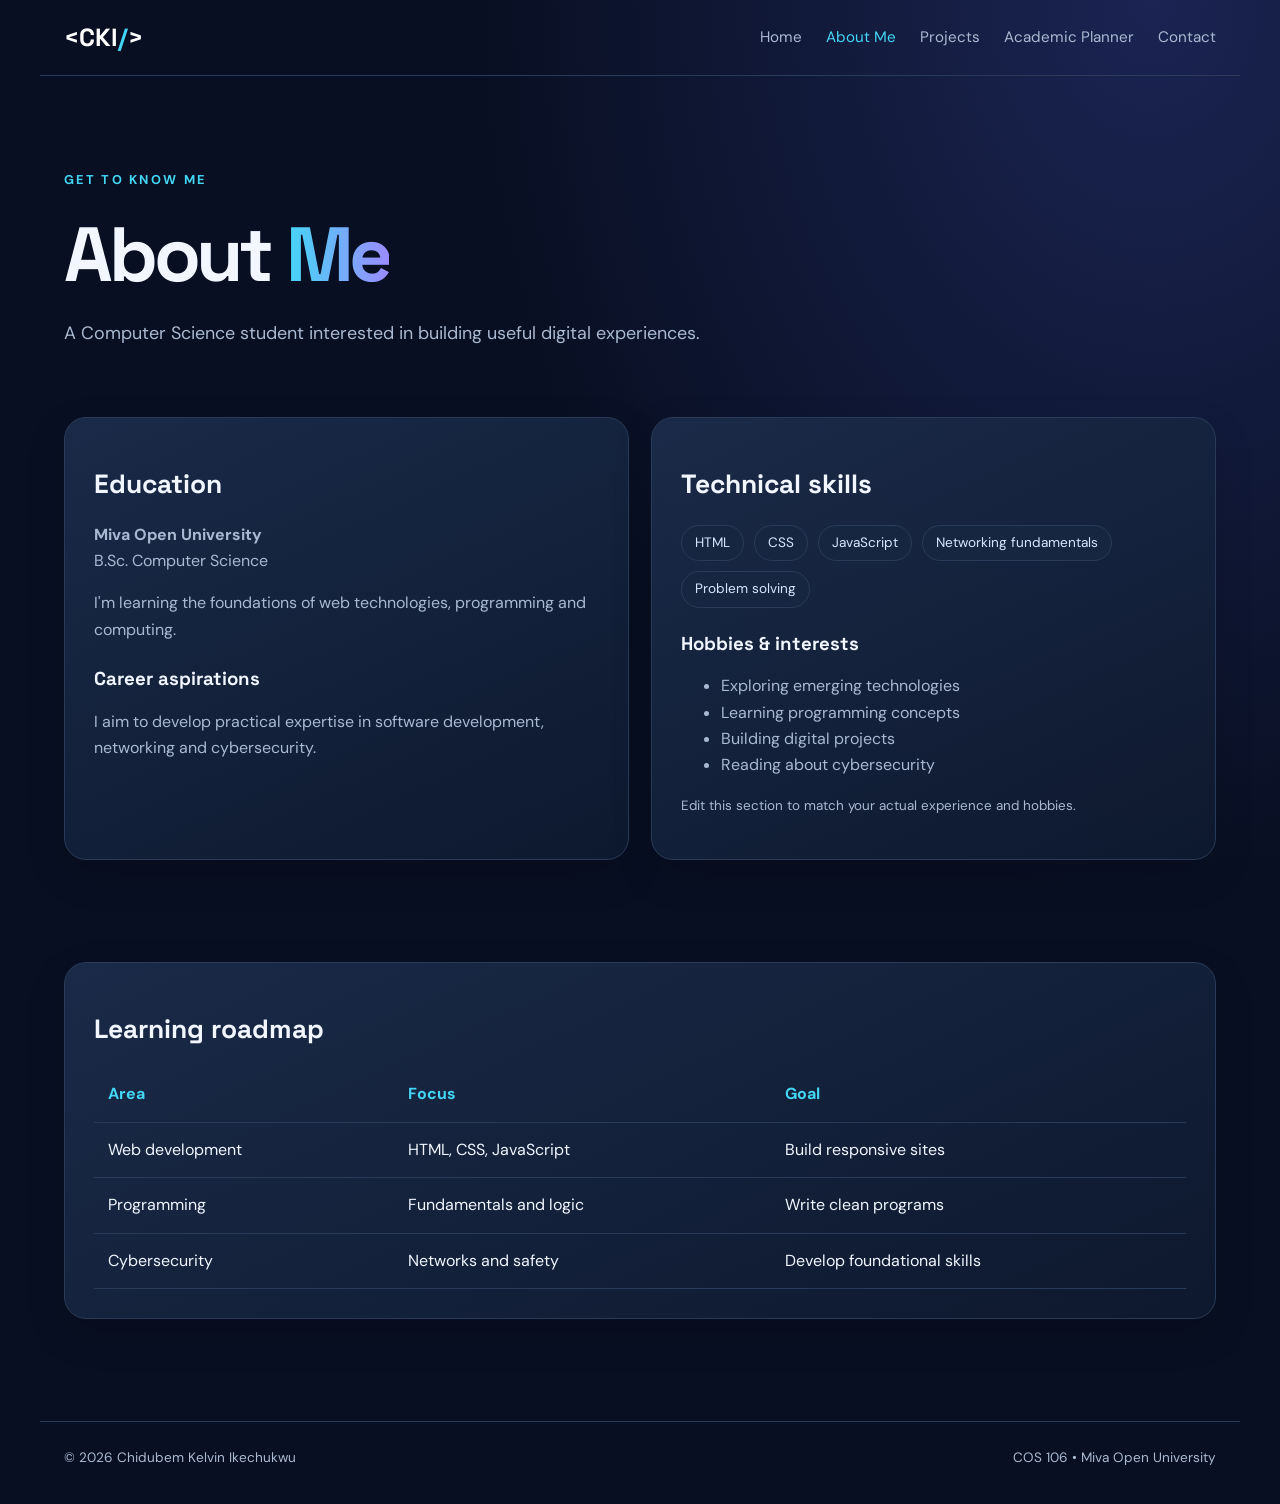
<file: about.html>
<!DOCTYPE html><html lang="en"><head><meta charset="UTF-8"><meta name="viewport" content="width=device-width,initial-scale=1"><meta name="description" content="Chidubem Kelvin Ikechukwu student portfolio"><title>About Me | Kelvin's Digital Portfolio</title><link rel="stylesheet" href="styles.css"></head><body><header class="site-header"><a class="brand" href="index.html">&lt;CKI<span>/</span>&gt;</a><button class="menu-toggle" aria-label="Toggle navigation" aria-expanded="false">☰</button><nav class="nav" aria-label="Main navigation"><a href="index.html" class="">Home</a><a href="about.html" class="active">About Me</a><a href="projects.html" class="">Projects</a><a href="planner.html" class="">Academic Planner</a><a href="contact.html" class="">Contact</a></nav></header><main><section class="page-top"><p class="eyebrow">GET TO KNOW ME</p><h1>About <span class="gradient">Me</span></h1><p class="lead">A Computer Science student interested in building useful digital experiences.</p></section><section class="section grid two"><article class="card"><h2>Education</h2><p><strong>Miva Open University</strong><br>B.Sc. Computer Science</p><p>I'm learning the foundations of web technologies, programming and computing.</p><h3>Career aspirations</h3><p>I aim to develop practical expertise in software development, networking and cybersecurity.</p></article><article class="card"><h2>Technical skills</h2><div class="chips"><span>HTML</span><span>CSS</span><span>JavaScript</span><span>Networking fundamentals</span><span>Problem solving</span></div><h3>Hobbies & interests</h3><ul><li>Exploring emerging technologies</li><li>Learning programming concepts</li><li>Building digital projects</li><li>Reading about cybersecurity</li></ul><p class="muted">Edit this section to match your actual experience and hobbies.</p></article></section><section class="section"><div class="card"><h2>Learning roadmap</h2><table><thead><tr><th>Area</th><th>Focus</th><th>Goal</th></tr></thead><tbody><tr><td>Web development</td><td>HTML, CSS, JavaScript</td><td>Build responsive sites</td></tr><tr><td>Programming</td><td>Fundamentals and logic</td><td>Write clean programs</td></tr><tr><td>Cybersecurity</td><td>Networks and safety</td><td>Develop foundational skills</td></tr></tbody></table></div></section></main><footer><span>© <span id="year"></span> Chidubem Kelvin Ikechukwu</span><span>COS 106 • Miva Open University</span></footer><script src="script.js"></script></body></html>
</file>
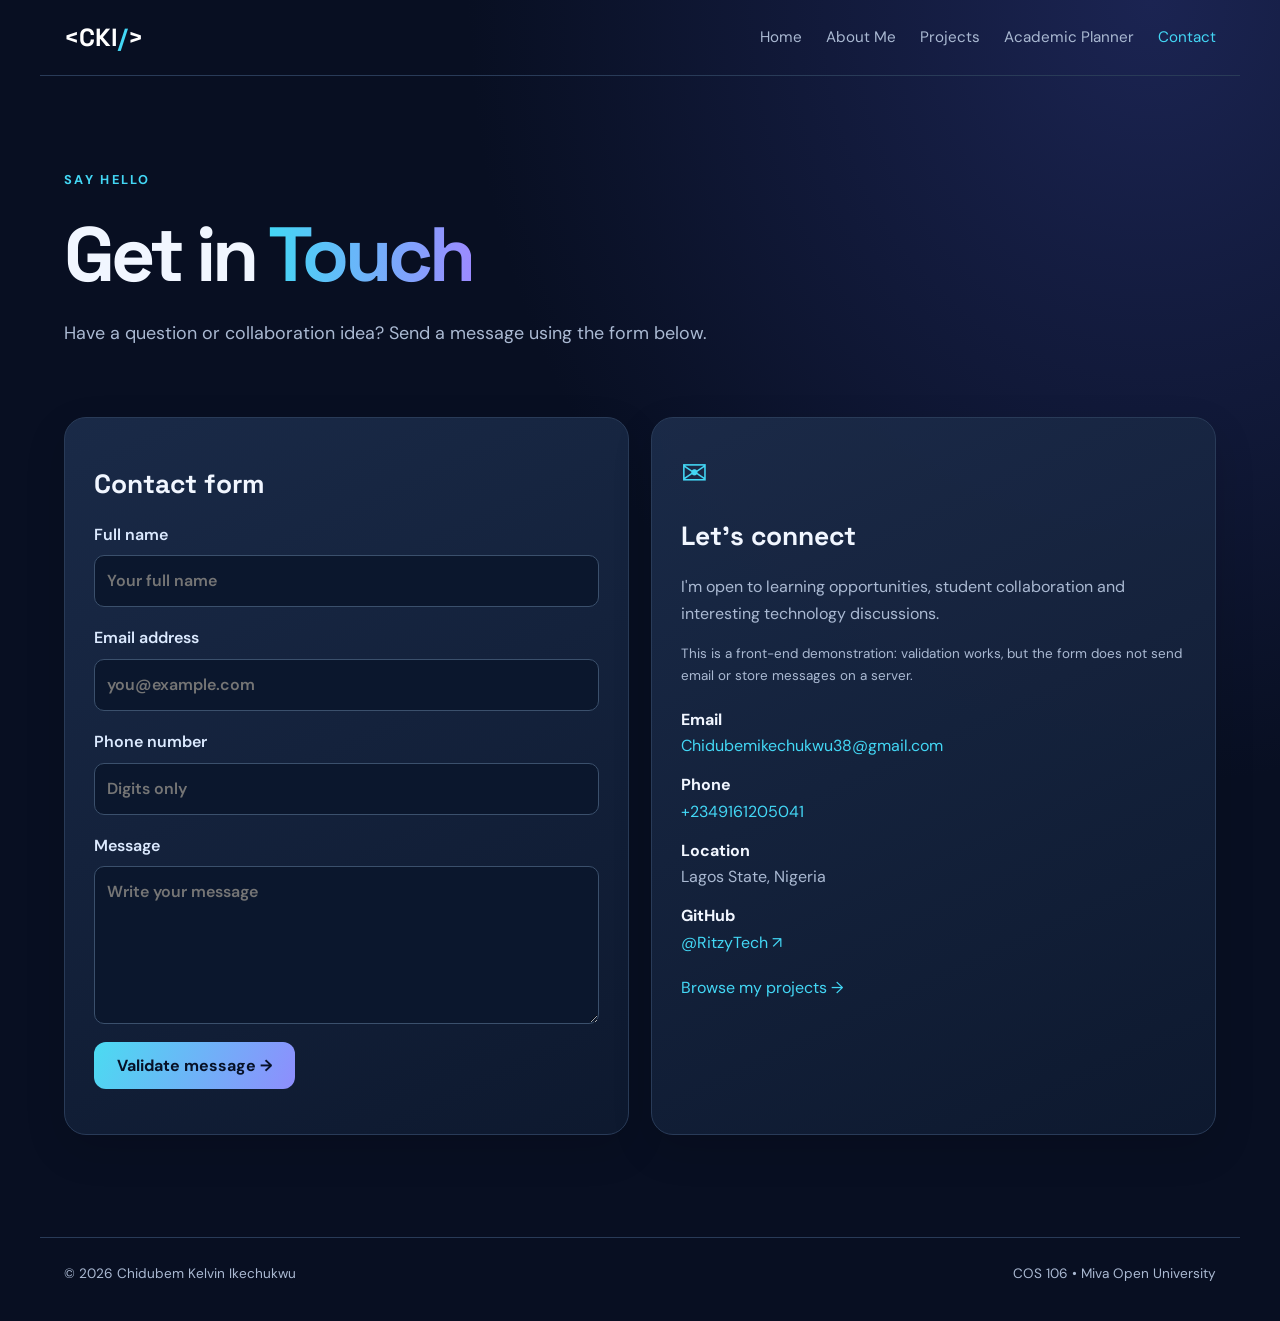
<file: contact.html>
<!DOCTYPE html><html lang="en"><head><meta charset="UTF-8"><meta name="viewport" content="width=device-width,initial-scale=1"><meta name="description" content="Chidubem Kelvin Ikechukwu student portfolio"><title>Contact | Kelvin's Digital Portfolio</title><link rel="stylesheet" href="styles.css"></head><body><header class="site-header"><a class="brand" href="index.html">&lt;CKI<span>/</span>&gt;</a><button class="menu-toggle" aria-label="Toggle navigation" aria-expanded="false">☰</button><nav class="nav" aria-label="Main navigation"><a href="index.html" class="">Home</a><a href="about.html" class="">About Me</a><a href="projects.html" class="">Projects</a><a href="planner.html" class="">Academic Planner</a><a href="contact.html" class="active">Contact</a></nav></header><main><section class="page-top"><p class="eyebrow">SAY HELLO</p><h1>Get in <span class="gradient">Touch</span></h1><p class="lead">Have a question or collaboration idea? Send a message using the form below.</p></section><section class="section grid two"><article class="card"><h2>Contact form</h2><form id="contact-form" novalidate><label>Full name<input id="contact-name" autocomplete="name" placeholder="Your full name" required></label><label>Email address<input id="contact-email" type="email" autocomplete="email" placeholder="you@example.com" required></label><label>Phone number<input id="contact-phone" inputmode="numeric" placeholder="Digits only" required></label><label>Message<textarea id="contact-message" rows="5" placeholder="Write your message" required></textarea></label><button class="btn" type="submit">Validate message →</button><p id="form-feedback" role="status" aria-live="polite"></p></form></article><article class="card"><div class="icon">✉</div><h2>Let's connect</h2><p>I'm open to learning opportunities, student collaboration and interesting technology discussions.</p><p class="muted">This is a front-end demonstration: validation works, but the form does not send email or store messages on a server.</p><div class="contact-links"><p><strong>Email</strong><br><a href="mailto:Chidubemikechukwu38@gmail.com">Chidubemikechukwu38@gmail.com</a></p><p><strong>Phone</strong><br><a href="tel:+2349161205041">+2349161205041</a></p><p><strong>Location</strong><br>Lagos State, Nigeria</p><p><strong>GitHub</strong><br><a href="https://github.com/RitzyTech" target="_blank" rel="noopener noreferrer">@RitzyTech ↗</a></p></div><a href="projects.html">Browse my projects →</a></article></section></main><footer><span>© <span id="year"></span> Chidubem Kelvin Ikechukwu</span><span>COS 106 • Miva Open University</span></footer><script src="script.js"></script></body></html>
</file>
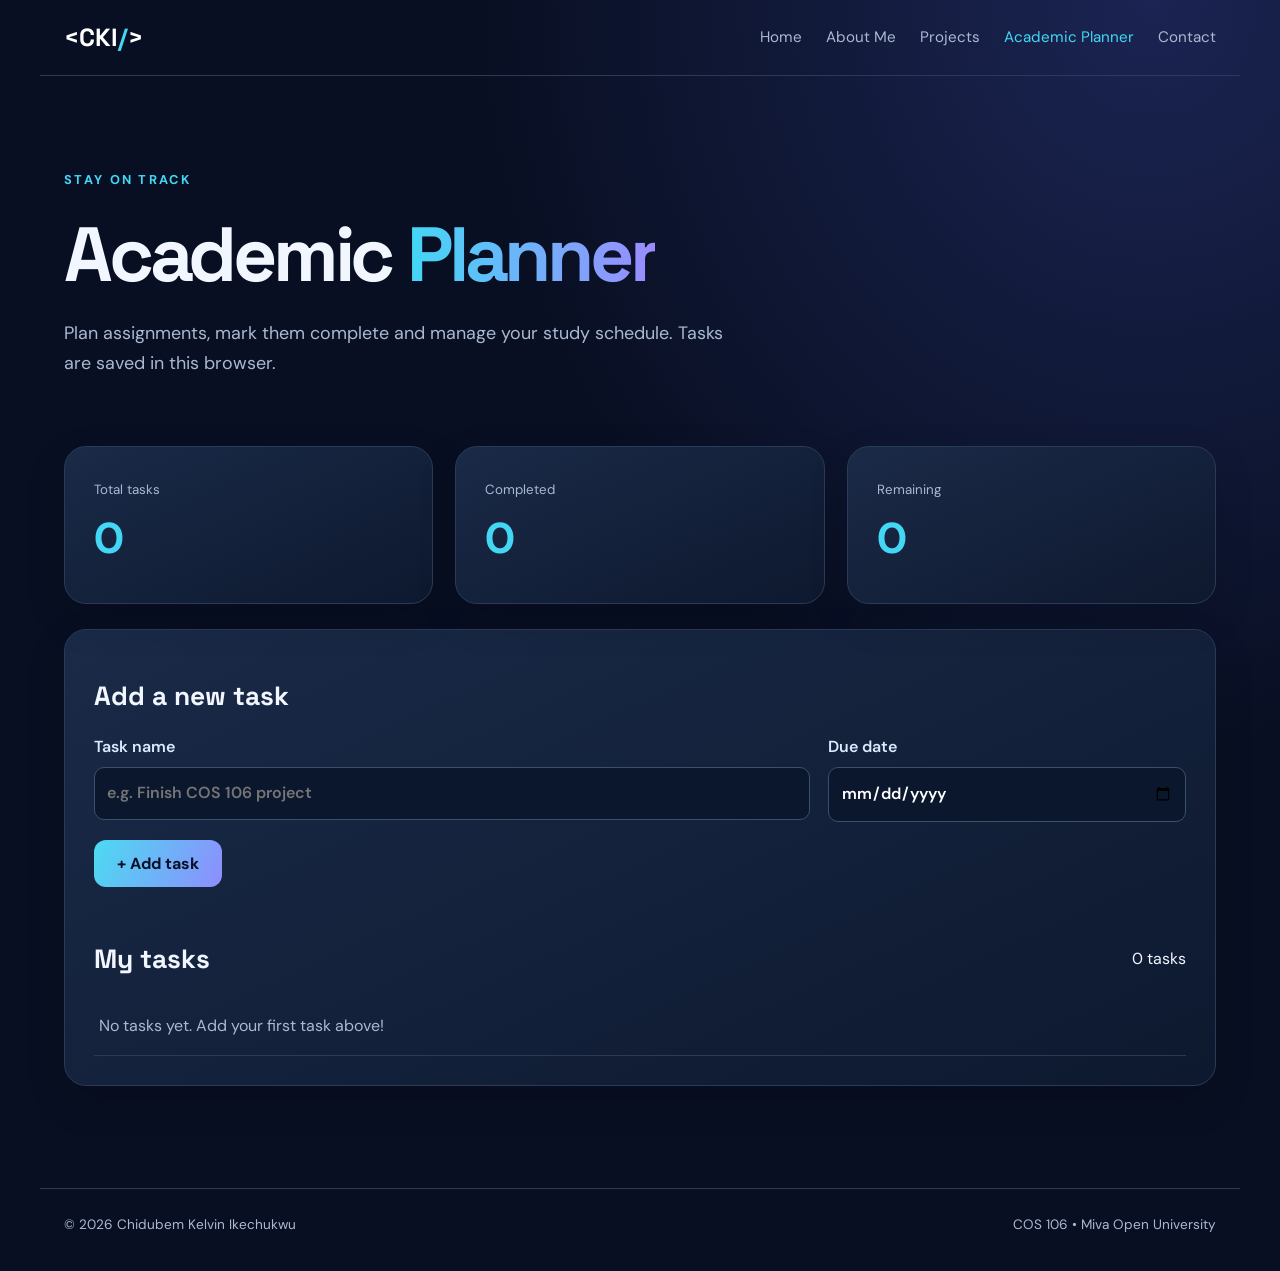
<file: planner.html>
<!DOCTYPE html><html lang="en"><head><meta charset="UTF-8"><meta name="viewport" content="width=device-width,initial-scale=1"><meta name="description" content="Chidubem Kelvin Ikechukwu student portfolio"><title>Academic Planner | Kelvin's Digital Portfolio</title><link rel="stylesheet" href="styles.css"></head><body><header class="site-header"><a class="brand" href="index.html">&lt;CKI<span>/</span>&gt;</a><button class="menu-toggle" aria-label="Toggle navigation" aria-expanded="false">☰</button><nav class="nav" aria-label="Main navigation"><a href="index.html" class="">Home</a><a href="about.html" class="">About Me</a><a href="projects.html" class="">Projects</a><a href="planner.html" class="active">Academic Planner</a><a href="contact.html" class="">Contact</a></nav></header><main><section class="page-top"><p class="eyebrow">STAY ON TRACK</p><h1>Academic <span class="gradient">Planner</span></h1><p class="lead">Plan assignments, mark them complete and manage your study schedule. Tasks are saved in this browser.</p></section><section class="section"><div class="grid three stats"><article class="card"><small>Total tasks</small><strong id="total-count">0</strong></article><article class="card"><small>Completed</small><strong id="done-count">0</strong></article><article class="card"><small>Remaining</small><strong id="remaining-count">0</strong></article></div><div class="card planner-card"><h2>Add a new task</h2><form id="task-form"><div class="form-row"><label>Task name<input id="task-title" maxlength="120" placeholder="e.g. Finish COS 106 project" required></label><label>Due date<input id="task-date" type="date"></label></div><button class="btn" type="submit">+ Add task</button></form><div class="task-header"><h2>My tasks</h2><span id="task-status" aria-live="polite"></span></div><ul id="task-list" class="task-list"></ul></div></section></main><footer><span>© <span id="year"></span> Chidubem Kelvin Ikechukwu</span><span>COS 106 • Miva Open University</span></footer><script src="script.js"></script></body></html>
</file>
<file: styles.css>
@import url('https://fonts.googleapis.com/css2?family=DM+Sans:wght@400;500;600;700&family=Space+Grotesk:wght@400;500;600;700&display=swap');:root{--bg:#080f22;--panel:#111c34;--panel2:#15233f;--text:#f1f6ff;--muted:#aab9d2;--cyan:#43d7f5;--purple:#9b8bff;--line:#293b58}*{box-sizing:border-box}html{scroll-behavior:smooth}body{margin:0;background:radial-gradient(ellipse at 90% 0%,#1b2452 0%,transparent 42%),var(--bg);color:var(--text);font-family:'DM Sans',sans-serif;line-height:1.65}h1,h2,h3,.brand{font-family:'Space Grotesk',sans-serif;line-height:1.18}h1{font-size:clamp(2.6rem,5.7vw,5.4rem);letter-spacing:-.055em;margin:.25em 0}h2{font-size:1.65rem}a{color:var(--cyan);text-decoration:none}a:hover{text-decoration:underline}.site-header{max-width:1200px;margin:auto;display:flex;align-items:center;justify-content:space-between;padding:23px 24px;border-bottom:1px solid var(--line)}.brand{font-size:1.55rem;font-weight:700;color:white}.brand span{color:var(--cyan)}.nav{display:flex;gap:24px}.nav a{color:var(--muted);font-size:.95rem}.nav a:hover,.nav a.active{color:var(--cyan)}.menu-toggle{display:none;background:none;border:1px solid var(--line);color:white;border-radius:9px;font-size:1.5rem;padding:2px 10px}main{max-width:1200px;margin:auto;padding:0 24px;min-height:70vh}.hero{display:grid;grid-template-columns:1.4fr .8fr;gap:65px;align-items:center;min-height:650px;padding:76px 0}.eyebrow{color:var(--cyan);font-size:.8rem;font-weight:700;letter-spacing:.18em}.gradient{background:linear-gradient(90deg,var(--cyan),var(--purple));-webkit-background-clip:text;background-clip:text;color:transparent}.lead{font-size:1.12rem;color:var(--muted);max-width:680px}.actions{display:flex;flex-wrap:wrap;gap:14px;margin:30px 0}.btn{display:inline-block;background:linear-gradient(115deg,#4bdbf1,#8e8dfd);color:#071127;border:0;border-radius:12px;padding:13px 23px;font:700 1rem 'DM Sans',sans-serif;cursor:pointer;transition:transform .2s,filter .2s}.btn:hover{transform:translateY(-3px);filter:brightness(1.1);text-decoration:none}.btn.secondary{background:transparent;border:1px solid var(--line);color:var(--text)}.chips{display:flex;flex-wrap:wrap;gap:10px;margin-top:25px}.chips span{border:1px solid var(--line);background:#172640;padding:6px 13px;border-radius:40px;color:#d4e7ff;font-size:.85rem}.profile-card,.card{border:1px solid var(--line);background:linear-gradient(155deg,rgba(27,43,73,.95),rgba(14,25,47,.95));border-radius:22px;padding:29px;box-shadow:0 15px 40px #0002}.profile-card{text-align:center;animation:floatIn .8s ease both}.avatar{height:145px;width:145px;border-radius:50%;background:linear-gradient(130deg,#1fbcd8,#7868e5);display:grid;place-items:center;font:700 3rem 'Space Grotesk';margin:10px auto 24px;border:7px solid #263c63}.profile-card h2{font-size:1.45rem}.profile-card p{color:var(--muted)}.mini-grid{display:grid;grid-template-columns:1fr 1fr;gap:12px;margin:20px 0}.mini-grid div{background:#0d1930;border-radius:13px;padding:13px}.mini-grid strong{display:block;font-size:1.5rem;color:var(--cyan)}.mini-grid small{color:var(--muted)}.muted{font-size:.84rem;color:var(--muted)}.section{padding:30px 0 72px}.section-heading{margin-bottom:25px}.grid{display:grid;gap:22px}.three{grid-template-columns:repeat(3,minmax(0,1fr))}.two{grid-template-columns:repeat(2,minmax(0,1fr))}.card p,.card li{color:var(--muted)}.card h3{margin-top:25px}.icon{font-size:2rem;color:var(--cyan)}.page-top{padding:80px 0 20px}.page-top h1{font-size:clamp(2.8rem,6vw,4.8rem)}.project-art{height:195px;border-radius:15px;display:flex;flex-direction:column;align-items:flex-start;justify-content:space-between;padding:24px;background:linear-gradient(125deg,#234d74,#20314f);margin-bottom:20px;overflow:hidden}.project-art span{font-size:3rem;opacity:.5}.project-art strong{font-size:1.6rem}.project-art.business{background:linear-gradient(130deg,#4b2d72,#253e68)}.project-art.security{background:linear-gradient(130deg,#0b645f,#243356)}.project a{font-weight:700}table{width:100%;border-collapse:collapse}th,td{text-align:left;padding:14px;border-bottom:1px solid var(--line)}th{color:var(--cyan)}video{max-width:100%;width:500px;border-radius:12px;background:#091329}label{display:block;color:#dceaff;font-weight:600;margin:0 0 18px}input,textarea{width:100%;display:block;margin-top:7px;background:#0b172d;border:1px solid #3b506c;border-radius:10px;padding:12px;color:white;font:inherit}input:focus,textarea:focus{outline:2px solid var(--cyan);outline-offset:1px}.form-row{display:grid;grid-template-columns:2fr 1fr;gap:18px}.stats .card strong{display:block;font-size:2.7rem;color:var(--cyan)}.stats small{color:var(--muted)}.planner-card{margin-top:25px}.task-header{display:flex;align-items:center;justify-content:space-between;gap:15px;margin-top:35px}.task-list{list-style:none;margin:0;padding:0}.task-list li{display:flex;align-items:center;gap:12px;padding:16px 5px;border-bottom:1px solid var(--line)}.task-list li label{display:flex;align-items:center;gap:12px;flex:1;margin:0;min-width:0;overflow-wrap:anywhere}.task-list input[type=checkbox]{width:20px;height:20px;flex-shrink:0;margin:0;accent-color:var(--cyan)}.task-list li.done .task-text{text-decoration:line-through;opacity:.5}.task-date{font-size:.8rem;color:var(--muted)}.delete-btn{background:#472337;color:#ffbecd;border:0;border-radius:8px;padding:7px 12px;cursor:pointer}.empty{color:var(--muted);padding:18px 0}#form-feedback{font-weight:600}.success{color:#78e7b7}.error{color:#ff9aa9}footer{border-top:1px solid var(--line);max-width:1200px;margin:30px auto 0;padding:25px 24px 35px;display:flex;justify-content:space-between;gap:20px;color:var(--muted);font-size:.85rem}@keyframes floatIn{from{opacity:0;transform:translateY(18px)}to{opacity:1;transform:translateY(0)}}@media(max-width:850px){.hero{grid-template-columns:1fr;gap:30px;min-height:auto}.three,.two{grid-template-columns:1fr}.profile-card{max-width:500px}.nav{gap:13px}}@media(max-width:640px){.menu-toggle{display:block}.site-header{position:relative}.nav{display:none;position:absolute;z-index:3;top:76px;left:16px;right:16px;flex-direction:column;padding:20px;background:#172640;border:1px solid var(--line);border-radius:14px}.nav.open{display:flex}.hero{padding:50px 0}.page-top{padding-top:48px}.form-row{grid-template-columns:1fr}footer{flex-direction:column}th,td{padding:9px;font-size:.85rem}}
/* Student portrait */
.avatar{object-fit:cover;object-position:center 42%;display:block;background:#263c63;}

.contact-links{margin:1.2rem 0;overflow-wrap:anywhere}.contact-links p{margin:.8rem 0}.contact-links strong{color:var(--text,#eaf2ff)}
</file>
